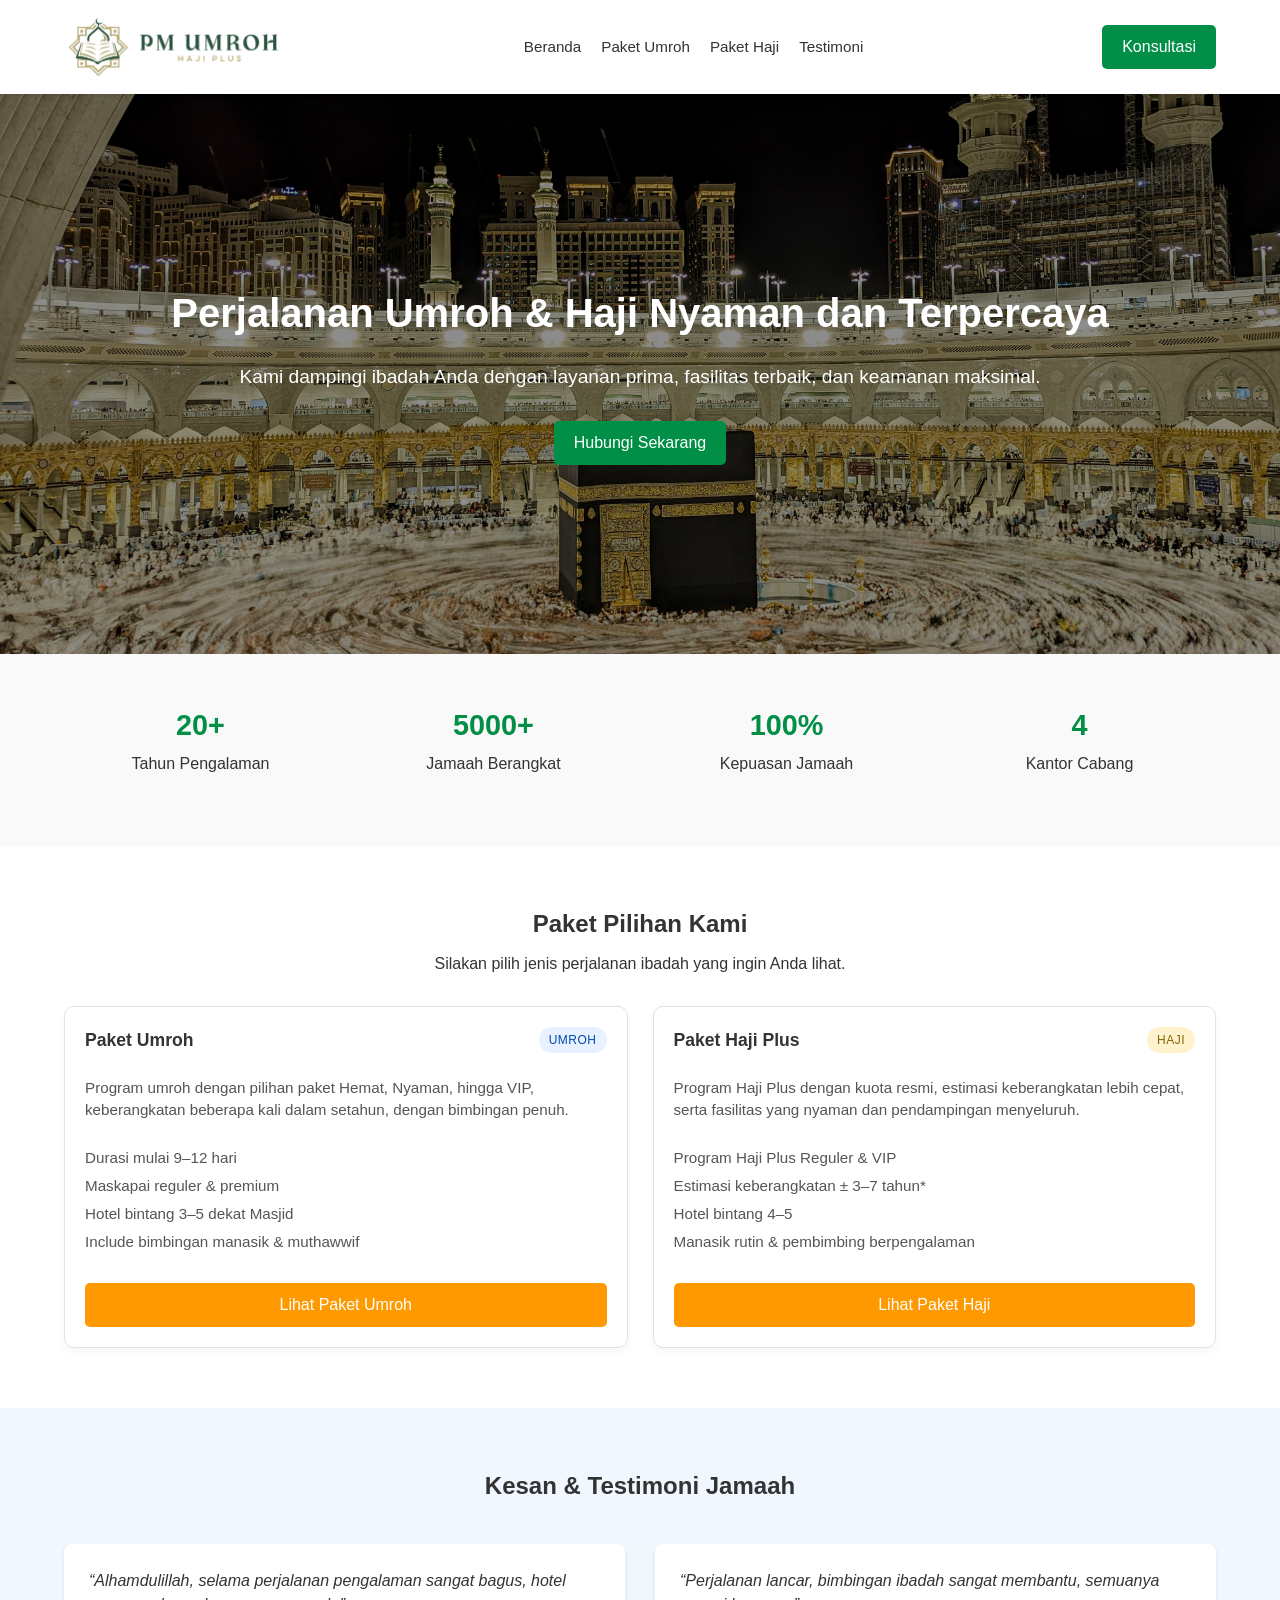
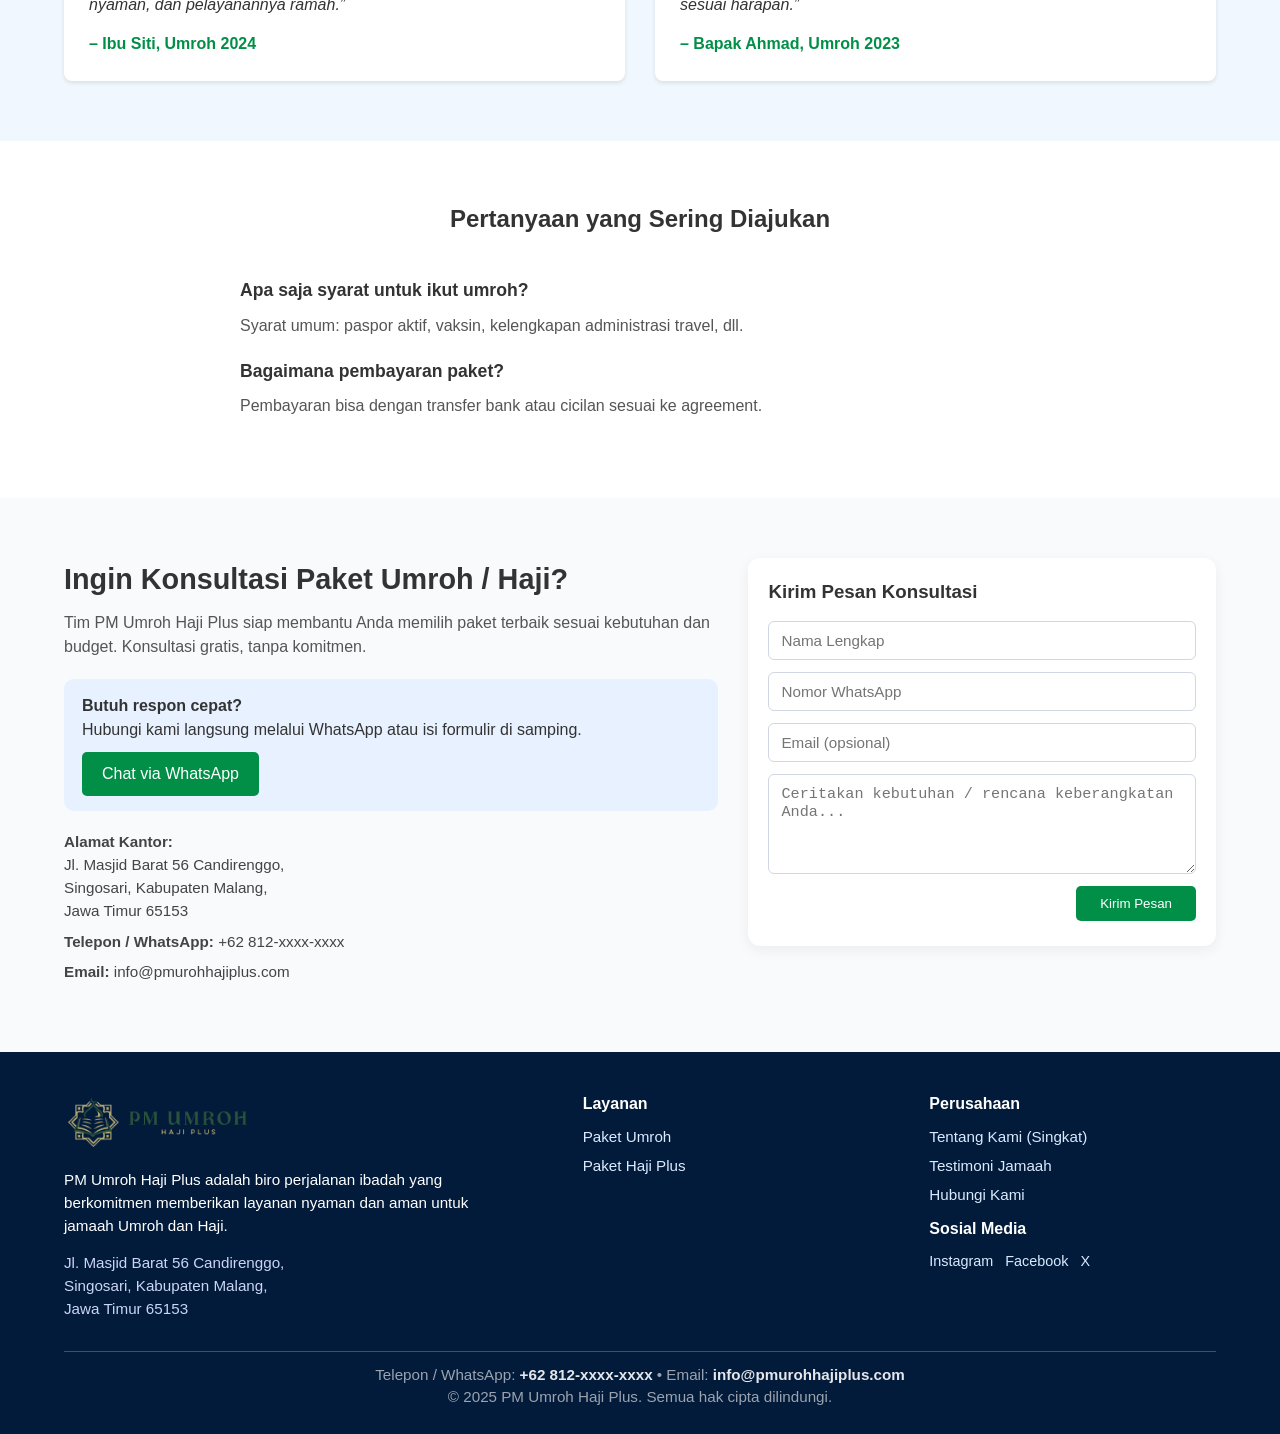
<file: PM Umroh Haji Plus/index.html>
<!DOCTYPE html>
<html lang="id">

<head>
  <meta charset="UTF-8">
  <meta name="viewport" content="width=device-width, initial-scale=1">
  <title>Travel Umroh & Haji — PM Umroh Haji Plus</title>
  <link rel="stylesheet" href="style.css">
</head>

<body>

  <!-- ======= Header / Navbar ======= -->
  <header class="header">
    <div class="container">
      <div class="brand">
        <img src="images/logo2.png" alt="PM Umroh Haji Plus" class="logo-img">
        <!-- <div class="logo">PM Umroh Haji Plus</div> -->
      </div>

      <nav class="nav">
        <ul>
          <li><a href="index.html">Beranda</a></li>
          <li><a href="paket-umroh.html">Paket Umroh</a></li>
          <li><a href="haji.html">Paket Haji</a></li>
          <li><a href="testimoni.html">Testimoni</a></li>
        </ul>
      </nav>

      <a href="#kontak" class="btn btn-primary header-btn">Konsultasi</a>
    </div>
  </header>

  <!-- ======= Hero Section ======= -->
  <section class="hero">
    <div class="container">
      <h1>Perjalanan Umroh & Haji Nyaman dan Terpercaya</h1>
      <p>Kami dampingi ibadah Anda dengan layanan prima, fasilitas terbaik, dan keamanan maksimal.</p>
      <a href="#kontak" class="btn btn-primary">Hubungi Sekarang</a>
    </div>
  </section>

  <!-- ======= Statistik / Keunggulan ======= -->
  <section id="keunggulan" class="features">
    <div class="container">
      <div class="feature-item">
        <h2>20+</h2>
        <p>Tahun Pengalaman</p>
      </div>
      <div class="feature-item">
        <h2>5000+</h2>
        <p>Jamaah Berangkat</p>
      </div>
      <div class="feature-item">
        <h2>100%</h2>
        <p>Kepuasan Jamaah</p>
      </div>
      <div class="feature-item">
        <h2>4</h2>
        <p>Kantor Cabang</p>
      </div>
    </div>
  </section>

  <!-- ======= Paket ======= -->
  <!-- ======= Paket (Pilihan Kategori) ======= -->
  <section id="paket" class="paket">
    <div class="container">
      <h2>Paket Pilihan Kami</h2>
      <p style="text-align:center; margin-bottom: 30px;">
        Silakan pilih jenis perjalanan ibadah yang ingin Anda lihat.
      </p>

      <div class="paket-grid">

        <!-- Kategori Umroh -->
        <div class="paket-card paket-category">
          <div class="paket-header">
            <h3>Paket Umroh</h3>
            <span class="paket-tag">Umroh</span>
          </div>
          <p class="paket-category-desc">
            Program umroh dengan pilihan paket Hemat, Nyaman, hingga VIP,
            keberangkatan beberapa kali dalam setahun, dengan bimbingan penuh.
          </p>
          <ul class="paket-features">
            <li>Durasi mulai 9–12 hari</li>
            <li>Maskapai reguler & premium</li>
            <li>Hotel bintang 3–5 dekat Masjid</li>
            <li>Include bimbingan manasik & muthawwif</li>
          </ul>
          <div class="paket-cta">
            <a href="paket-umroh.html" class="btn btn-secondary">Lihat Paket Umroh</a>
          </div>
        </div>

        <!-- Kategori Haji -->
        <div class="paket-card paket-category">
          <div class="paket-header">
            <h3>Paket Haji Plus</h3>
            <span class="paket-tag tag-nyaman">Haji</span>
          </div>
          <p class="paket-category-desc">
            Program Haji Plus dengan kuota resmi, estimasi keberangkatan lebih cepat,
            serta fasilitas yang nyaman dan pendampingan menyeluruh.
          </p>
          <ul class="paket-features">
            <li>Program Haji Plus Reguler & VIP</li>
            <li>Estimasi keberangkatan ± 3–7 tahun*</li>
            <li>Hotel bintang 4–5</li>
            <li>Manasik rutin & pembimbing berpengalaman</li>
          </ul>
          <div class="paket-cta">
            <a href="haji.html" class="btn btn-secondary">Lihat Paket Haji</a>
          </div>
        </div>

      </div>
    </div>
  </section>

  <!-- ======= Testimoni ======= -->
  <section id="testimoni" class="testimoni">
    <div class="container">
      <h2>Kesan & Testimoni Jamaah</h2>
      <div class="testimoni-grid">
        <div class="testimoni-item">
          <p>“Alhamdulillah, selama perjalanan pengalaman sangat bagus, hotel nyaman, dan pelayanannya ramah.”</p>
          <span>– Ibu Siti, Umroh 2024</span>
        </div>
        <div class="testimoni-item">
          <p>“Perjalanan lancar, bimbingan ibadah sangat membantu, semuanya sesuai harapan.”</p>
          <span>– Bapak Ahmad, Umroh 2023</span>
        </div>
        <!-- Bisa ditambah testimoni lainnya -->
      </div>
    </div>
  </section>

  <!-- ======= FAQ ======= -->
  <section class="faq">
    <div class="container">
      <h2>Pertanyaan yang Sering Diajukan</h2>
      <div class="faq-item">
        <h3>Apa saja syarat untuk ikut umroh?</h3>
        <p>Syarat umum: paspor aktif, vaksin, kelengkapan administrasi travel, dll.</p>
      </div>
      <div class="faq-item">
        <h3>Bagaimana pembayaran paket?</h3>
        <p>Pembayaran bisa dengan transfer bank atau cicilan sesuai ke agreement.</p>
      </div>
      <!-- Tambahkan FAQ lainnya -->
    </div>
  </section>

  <!-- ======= Kontak / Konsultasi ======= -->
  <section id="kontak" class="kontak">
    <div class="container kontak-inner">
      <div class="kontak-text">
        <h2>Ingin Konsultasi Paket Umroh / Haji?</h2>
        <p class="kontak-subtitle">
          Tim PM Umroh Haji Plus siap membantu Anda memilih paket terbaik sesuai kebutuhan dan budget.
          Konsultasi gratis, tanpa komitmen.
        </p>

        <div class="kontak-highlight">
          <p><strong>Butuh respon cepat?</strong><br>
            Hubungi kami langsung melalui WhatsApp atau isi formulir di samping.
          </p>
          <!-- ganti link WA dengan nomor kamu -->
          <a href="https://wa.me/62812xxxxxxx" target="_blank" class="btn btn-primary contact-whatsapp">
            Chat via WhatsApp
          </a>
        </div>

        <div class="kontak-info">
          <p><strong>Alamat Kantor:</strong><br>
            Jl. Masjid Barat 56 Candirenggo,<br>
            Singosari, Kabupaten Malang,<br>
            Jawa Timur 65153
          </p>
          <p><strong>Telepon / WhatsApp:</strong> +62 812-xxxx-xxxx</p>
          <p><strong>Email:</strong> info@pmurohhajiplus.com</p>
        </div>
      </div>

      <div class="kontak-form-wrapper">
        <h3>Kirim Pesan Konsultasi</h3>
        <form class="form-kontak">
          <input type="text" name="nama" placeholder="Nama Lengkap" required>
          <input type="tel" name="whatsapp" placeholder="Nomor WhatsApp" required>
          <input type="email" name="email" placeholder="Email (opsional)">
          <textarea name="pesan" placeholder="Ceritakan kebutuhan / rencana keberangkatan Anda..." rows="4"></textarea>
          <button type="submit" class="btn btn-primary">Kirim Pesan</button>
        </form>
      </div>
    </div>
  </section>

  <!-- ======= Footer ======= -->
  <footer class="footer">
    <div class="container">

      <div class="footer-top">
        <div class="footer-column">
          <div class="footer-brand">
            <img src="images/logo2.png" alt="PM Umroh Haji Plus" class="footer-logo">
            <p>PM Umroh Haji Plus adalah biro perjalanan ibadah yang berkomitmen memberikan layanan nyaman dan aman
              untuk jamaah Umroh dan Haji.</p>
          </div>
          <p class="footer-address">
            Jl. Masjid Barat 56 Candirenggo,<br>
            Singosari, Kabupaten Malang,<br>
            Jawa Timur 65153
          </p>
        </div>

        <div class="footer-column">
          <h4>Layanan</h4>
          <ul class="footer-links">
            <li><a href="paket-umroh.html">Paket Umroh</a></li>
            <li><a href="haji.html">Paket Haji Plus</a></li>
            <!-- kalau nanti ada: -->
            <!-- <li><a href="#">Tabungan Umroh</a></li> -->
            <!-- <li><a href="#">Badal Haji / Umroh</a></li> -->
          </ul>
        </div>

        <div class="footer-column">
          <h4>Perusahaan</h4>
          <ul class="footer-links">
            <li><a href="index.html#keunggulan">Tentang Kami (Singkat)</a></li>
            <li><a href="testimoni.html">Testimoni Jamaah</a></li>
            <li><a href="kontak.html">Hubungi Kami</a></li>
          </ul>

          <h4>Sosial Media</h4>
          <div class="footer-social">
            <a href="#" aria-label="Instagram">Instagram</a>
            <a href="#" aria-label="Facebook">Facebook</a>
            <a href="#" aria-label="X / Twitter">X</a>
          </div>
        </div>
      </div>

      <div class="footer-bottom">
        <p>Telepon / WhatsApp: <strong>+62 812-xxxx-xxxx</strong> • Email: <strong>info@pmurohhajiplus.com</strong></p>
        <p class="copyright">
          © 2025 PM Umroh Haji Plus. Semua hak cipta dilindungi.
        </p>
      </div>

    </div>
  </footer>


</body>

</html>
</file>
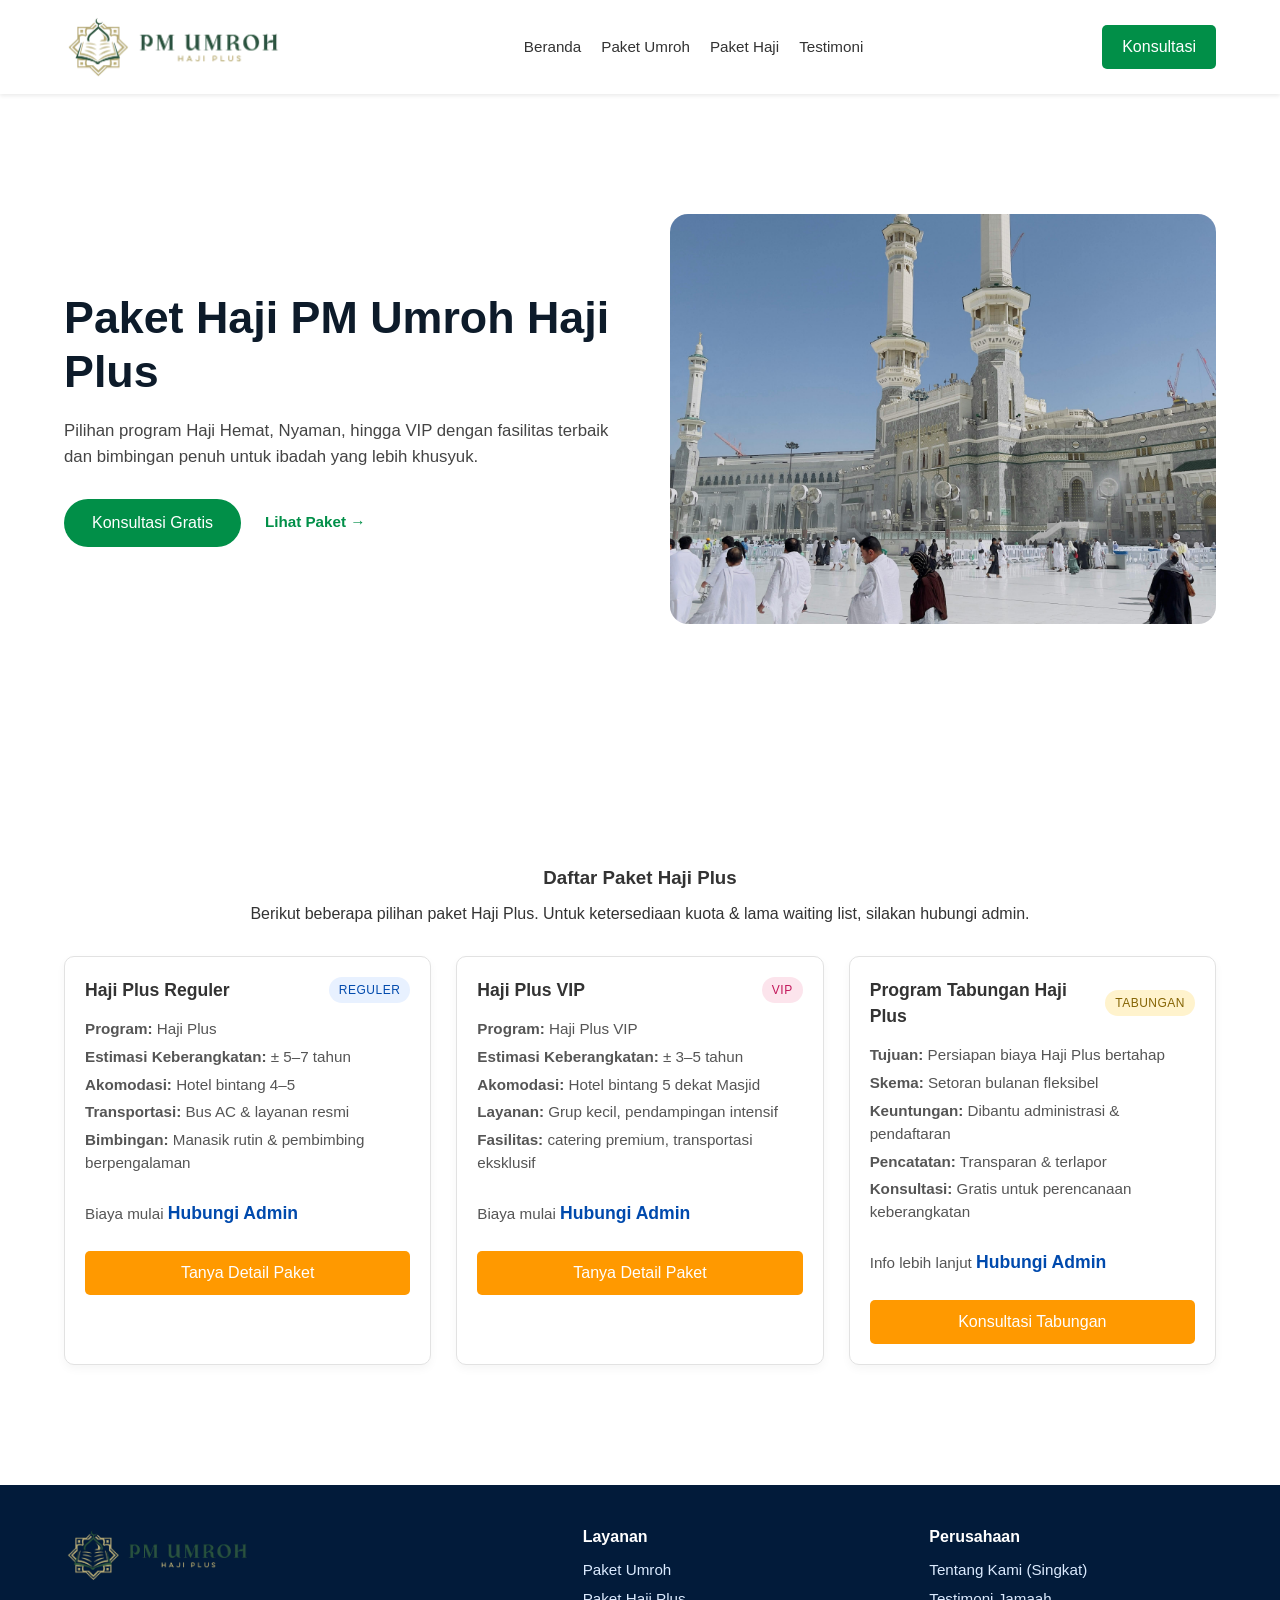
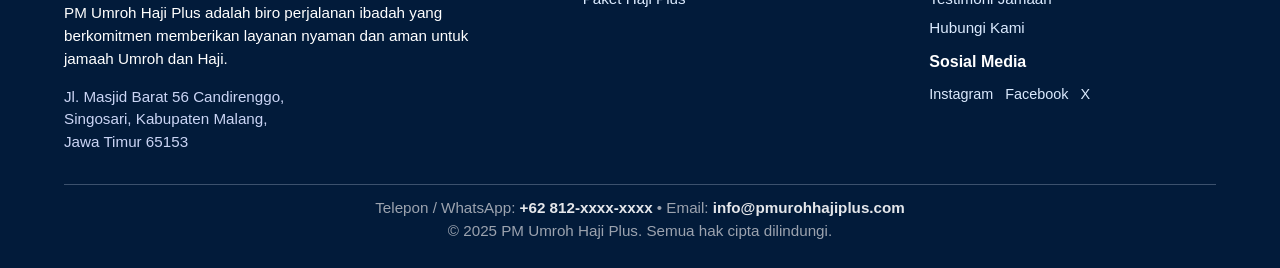
<file: PM Umroh Haji Plus/haji.html>
<!DOCTYPE html>
<html lang="id">

<head>
    <meta charset="UTF-8">
    <meta name="viewport" content="width=device-width, initial-scale=1">
    <title>Paket Haji — PM Umroh Haji Plus</title>
    <link rel="stylesheet" href="style.css">
</head>

<body>

    <!-- Header -->
    <header class="header">
        <div class="container">
            <div class="brand">
                <img src="images/logo2.png" alt="PM Umroh Haji Plus" class="logo-img">
                <!-- <div class="logo">PM Umroh Haji Plus</div> -->
            </div>

            <nav class="nav">
                <ul>
                    <li><a href="index.html">Beranda</a></li>
                    <li><a href="paket-umroh.html">Paket Umroh</a></li>
                    <li><a href="haji.html">Paket Haji</a></li>
                    <li><a href="testimoni.html">Testimoni</a></li>
                </ul>
            </nav>

            <a href="kontak.html" class="btn btn-primary header-btn">Konsultasi</a>
        </div>
    </header>

    <!-- Hero 2 kolom -->
    <section class="page-hero-split">
        <div class="container hero-flex">

            <div class="hero-text">
                <h1>Paket Haji PM Umroh Haji Plus</h1>
                <p>
                    Pilihan program Haji Hemat, Nyaman, hingga VIP dengan fasilitas terbaik
                    dan bimbingan penuh untuk ibadah yang lebih khusyuk.
                </p>

                <div class="hero-actions">
                    <a href="kontak.html" class="btn btn-primary hero-btn">Konsultasi Gratis</a>
                    <a href="#daftar-paket" class="hero-link">Lihat Paket →</a>
                </div>
            </div>

            <div class="hero-image">
                <img src="images/paket-haji.jpg" alt="Jamaah Umroh di Masjidil Haram">
            </div>

        </div>
    </section>

    <!-- Daftar Paket Haji -->
    <section id="daftar-paket" class="paket">
        <section class="paket">
            <div class="container">
                <h1>Daftar Paket Haji Plus</h1>
                <p style="text-align:center; margin-bottom: 30px;">
                    Berikut beberapa pilihan paket Haji Plus. Untuk ketersediaan kuota & lama waiting list, silakan
                    hubungi
                    admin.
                </p>

                <div class="paket-grid">

                    <!-- Paket 1 -->
                    <div class="paket-card">
                        <div class="paket-header">
                            <h3>Haji Plus Reguler</h3>
                            <span class="paket-tag">Reguler</span>
                        </div>
                        <ul class="paket-features">
                            <li><strong>Program:</strong> Haji Plus</li>
                            <li><strong>Estimasi Keberangkatan:</strong> ± 5–7 tahun</li>
                            <li><strong>Akomodasi:</strong> Hotel bintang 4–5</li>
                            <li><strong>Transportasi:</strong> Bus AC & layanan resmi</li>
                            <li><strong>Bimbingan:</strong> Manasik rutin & pembimbing berpengalaman</li>
                        </ul>
                        <div class="paket-price">
                            Biaya mulai <span>Hubungi Admin</span>
                        </div>
                        <div class="paket-cta">
                            <a href="kontak.html" class="btn btn-secondary">Tanya Detail Paket</a>
                        </div>
                    </div>

                    <!-- Paket 2 -->
                    <div class="paket-card">
                        <div class="paket-header">
                            <h3>Haji Plus VIP</h3>
                            <span class="paket-tag tag-vip">VIP</span>
                        </div>
                        <ul class="paket-features">
                            <li><strong>Program:</strong> Haji Plus VIP</li>
                            <li><strong>Estimasi Keberangkatan:</strong> ± 3–5 tahun</li>
                            <li><strong>Akomodasi:</strong> Hotel bintang 5 dekat Masjid</li>
                            <li><strong>Layanan:</strong> Grup kecil, pendampingan intensif</li>
                            <li><strong>Fasilitas:</strong> catering premium, transportasi eksklusif</li>
                        </ul>
                        <div class="paket-price">
                            Biaya mulai <span>Hubungi Admin</span>
                        </div>
                        <div class="paket-cta">
                            <a href="kontak.html" class="btn btn-secondary">Tanya Detail Paket</a>
                        </div>
                    </div>

                    <!-- Paket 3 -->
                    <div class="paket-card">
                        <div class="paket-header">
                            <h3>Program Tabungan Haji Plus</h3>
                            <span class="paket-tag tag-nyaman">Tabungan</span>
                        </div>
                        <ul class="paket-features">
                            <li><strong>Tujuan:</strong> Persiapan biaya Haji Plus bertahap</li>
                            <li><strong>Skema:</strong> Setoran bulanan fleksibel</li>
                            <li><strong>Keuntungan:</strong> Dibantu administrasi & pendaftaran</li>
                            <li><strong>Pencatatan:</strong> Transparan & terlapor</li>
                            <li><strong>Konsultasi:</strong> Gratis untuk perencanaan keberangkatan</li>
                        </ul>
                        <div class="paket-price">
                            Info lebih lanjut <span>Hubungi Admin</span>
                        </div>
                        <div class="paket-cta">
                            <a href="kontak.html" class="btn btn-secondary">Konsultasi Tabungan</a>
                        </div>
                    </div>

                </div>
            </div>
        </section>
    </section>

    <!-- Footer -->
    <footer class="footer">
        <div class="container">

            <div class="footer-top">
                <div class="footer-column">
                    <div class="footer-brand">
                        <img src="images/logo2.png" alt="PM Umroh Haji Plus" class="footer-logo">
                        <p>PM Umroh Haji Plus adalah biro perjalanan ibadah yang berkomitmen memberikan layanan nyaman
                            dan aman
                            untuk jamaah Umroh dan Haji.</p>
                    </div>
                    <p class="footer-address">
                        Jl. Masjid Barat 56 Candirenggo,<br>
                        Singosari, Kabupaten Malang,<br>
                        Jawa Timur 65153
                    </p>
                </div>

                <div class="footer-column">
                    <h4>Layanan</h4>
                    <ul class="footer-links">
                        <li><a href="paket-umroh.html">Paket Umroh</a></li>
                        <li><a href="haji.html">Paket Haji Plus</a></li>
                        <!-- kalau nanti ada: -->
                        <!-- <li><a href="#">Tabungan Umroh</a></li> -->
                        <!-- <li><a href="#">Badal Haji / Umroh</a></li> -->
                    </ul>
                </div>

                <div class="footer-column">
                    <h4>Perusahaan</h4>
                    <ul class="footer-links">
                        <li><a href="index.html#keunggulan">Tentang Kami (Singkat)</a></li>
                        <li><a href="testimoni.html">Testimoni Jamaah</a></li>
                        <li><a href="kontak.html">Hubungi Kami</a></li>
                    </ul>

                    <h4>Sosial Media</h4>
                    <div class="footer-social">
                        <a href="#" aria-label="Instagram">Instagram</a>
                        <a href="#" aria-label="Facebook">Facebook</a>
                        <a href="#" aria-label="X / Twitter">X</a>
                    </div>
                </div>
            </div>

            <div class="footer-bottom">
                <p>Telepon / WhatsApp: <strong>+62 812-xxxx-xxxx</strong> • Email:
                    <strong>info@pmurohhajiplus.com</strong>
                </p>
                <p class="copyright">
                    © 2025 PM Umroh Haji Plus. Semua hak cipta dilindungi.
                </p>
            </div>

        </div>
    </footer>

</body>

</html>
</file>
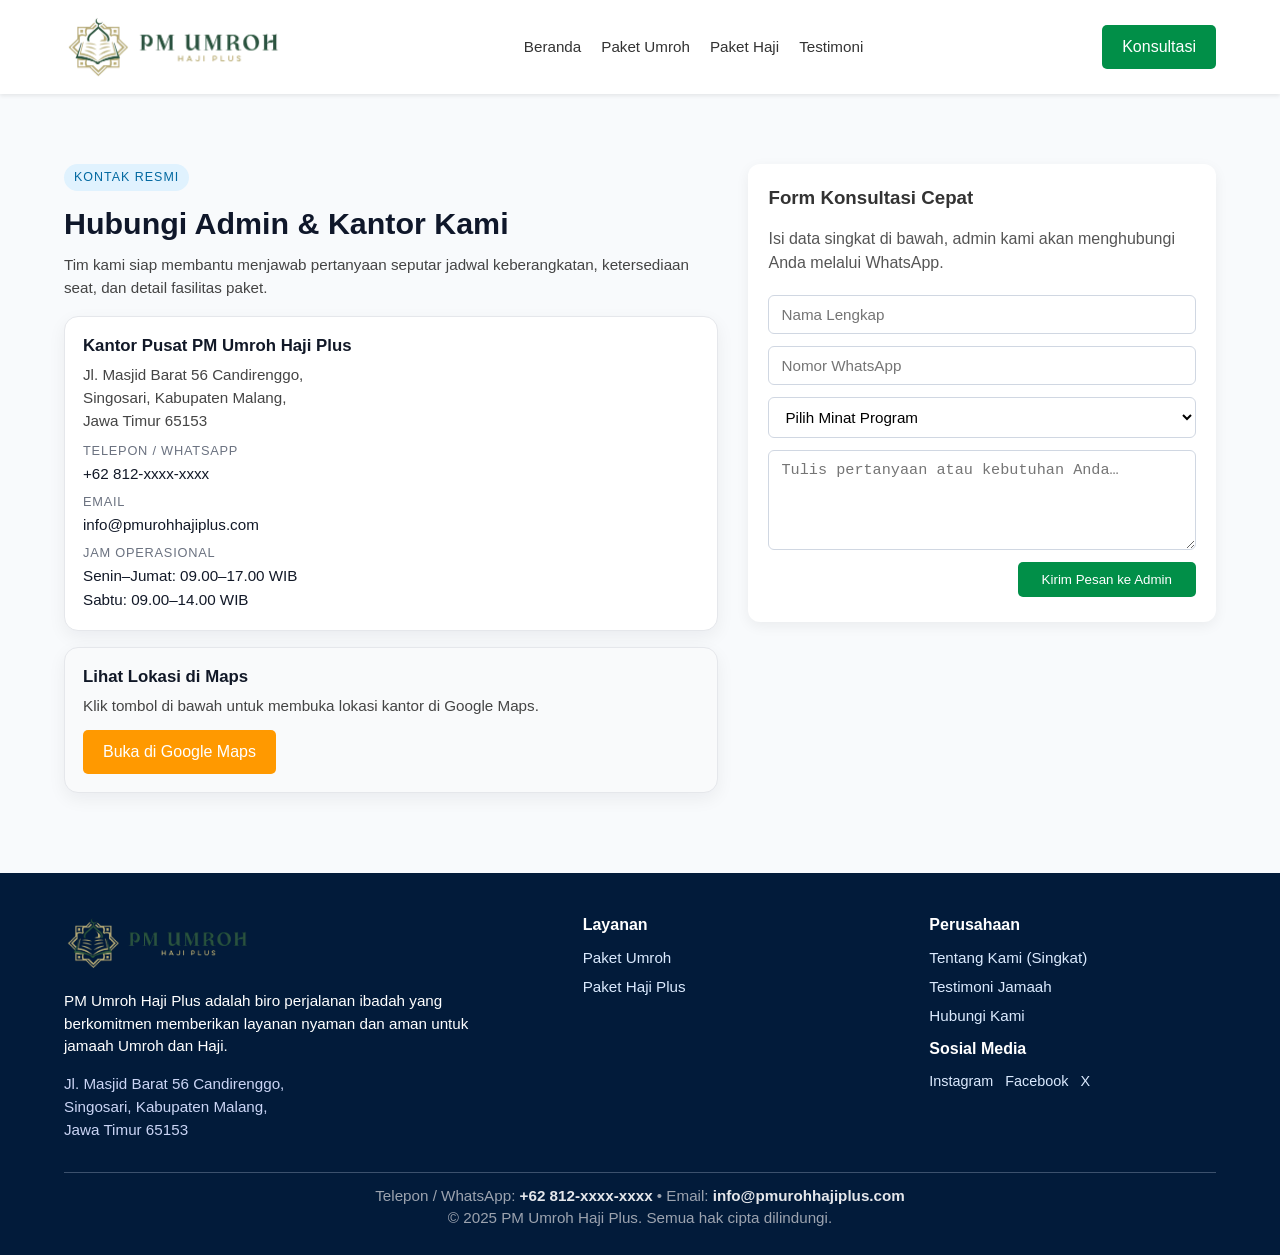
<file: PM Umroh Haji Plus/kontak.html>
<!DOCTYPE html>
<html lang="id">

<head>
    <meta charset="UTF-8">
    <meta name="viewport" content="width=device-width, initial-scale=1">
    <title>Kontak — PM Umroh Haji Plus</title>
    <link rel="stylesheet" href="style.css">
</head>

<body>

    <!-- Header -->
    <header class="header">
        <div class="container">
            <div class="brand">
                <img src="images/logo2.png" alt="PM Umroh Haji Plus" class="logo-img">
            </div>

            <nav class="nav">
                <ul>
                    <li><a href="index.html">Beranda</a></li>
                    <li><a href="paket-umroh.html">Paket Umroh</a></li>
                    <li><a href="haji.html">Paket Haji</a></li>
                    <li><a href="testimoni.html">Testimoni</a></li>
                </ul>
            </nav>

            <a href="#kontak" class="btn btn-primary header-btn">Konsultasi</a>
        </div>
    </header>

    <!-- Hero kecil
    <section class="page-hero">
        <div class="container">
            <h1>Kontak & Kantor Kami</h1>
            <p>Silakan hubungi kami untuk konsultasi, pendaftaran, atau informasi lebih lanjut seputar Umroh & Haji.</p>
        </div>
    </section> -->

    <!-- Info kontak & form -->
    <section id="kontak" class="kontak kontak-page">
        <div class="container">
            <div class="kontak-inner">

                <!-- Kolom kiri: info & kantor -->
                <div class="kontak-info">
                    <span class="section-badge">Kontak Resmi</span>
                    <h2>Hubungi Admin & Kantor Kami</h2>
                    <p class="kontak-subtitle">
                        Tim kami siap membantu menjawab pertanyaan seputar jadwal keberangkatan,
                        ketersediaan seat, dan detail fasilitas paket.
                    </p>

                    <div class="contact-cards">

                        <!-- Kartu kontak utama -->
                        <div class="contact-card">
                            <h3>Kantor Pusat PM Umroh Haji Plus</h3>
                            <p class="contact-address">
                                Jl. Masjid Barat 56 Candirenggo,<br>
                                Singosari, Kabupaten Malang,<br>
                                Jawa Timur 65153
                            </p>

                            <ul class="contact-list">
                                <li>
                                    <span class="contact-label">Telepon / WhatsApp</span>
                                    <span class="contact-value">+62 812-xxxx-xxxx</span>
                                </li>
                                <li>
                                    <span class="contact-label">Email</span>
                                    <span class="contact-value">info@pmurohhajiplus.com</span>
                                </li>
                                <li>
                                    <span class="contact-label">Jam Operasional</span>
                                    <span class="contact-value">
                                        Senin–Jumat: 09.00–17.00 WIB<br>
                                        Sabtu: 09.00–14.00 WIB
                                    </span>
                                </li>
                            </ul>
                        </div>

                        <!-- Kartu Maps / lokasi -->
                        <div class="contact-card map-card">
                            <h3>Lihat Lokasi di Maps</h3>
                            <p class="contact-hint">
                                Klik tombol di bawah untuk membuka lokasi kantor di Google Maps.
                            </p>
                            <a href="https://maps.app.goo.gl/m6RaDZr7ZKh6n5Cb7" target="_blank" class="btn btn-secondary btn-map">
                                Buka di Google Maps
                            </a>
                        </div>

                    </div>
                </div>

                <!-- Kolom kanan: form -->
                <div class="kontak-form-wrapper">
                    <h3>Form Konsultasi Cepat</h3>
                    <p class="kontak-subtitle">
                        Isi data singkat di bawah, admin kami akan menghubungi Anda melalui WhatsApp.
                    </p>
                    <form class="form-kontak">
                        <input type="text" name="nama" placeholder="Nama Lengkap" required>
                        <input type="tel" name="whatsapp" placeholder="Nomor WhatsApp" required>
                        <select name="minat">
                            <option value="">Pilih Minat Program</option>
                            <option value="umroh-reguler">Umroh</option>
                            <option value="haji-plus">Haji</option>
                            <option value="konsultasi-umum">Konsultasi Umum</option>
                        </select>
                        <textarea name="pesan" placeholder="Tulis pertanyaan atau kebutuhan Anda…" rows="4"></textarea>
                        <button type="submit" class="btn btn-primary">
                            Kirim Pesan ke Admin
                        </button>
                    </form>
                </div>

            </div>
        </div>
    </section>

    <!-- Footer -->
    <footer class="footer">
        <div class="container">

            <div class="footer-top">
                <div class="footer-column">
                    <div class="footer-brand">
                        <img src="images/logo2.png" alt="PM Umroh Haji Plus" class="footer-logo">
                        <p>PM Umroh Haji Plus adalah biro perjalanan ibadah yang berkomitmen memberikan layanan nyaman
                            dan aman untuk jamaah Umroh dan Haji.</p>
                    </div>
                    <p class="footer-address">
                        Jl. Masjid Barat 56 Candirenggo,<br>
                        Singosari, Kabupaten Malang,<br>
                        Jawa Timur 65153
                    </p>
                </div>

                <div class="footer-column">
                    <h4>Layanan</h4>
                    <ul class="footer-links">
                        <li><a href="paket-umroh.html">Paket Umroh</a></li>
                        <li><a href="haji.html">Paket Haji Plus</a></li>
                    </ul>
                </div>

                <div class="footer-column">
                    <h4>Perusahaan</h4>
                    <ul class="footer-links">
                        <li><a href="index.html#keunggulan">Tentang Kami (Singkat)</a></li>
                        <li><a href="testimoni.html">Testimoni Jamaah</a></li>
                        <li><a href="kontak.html">Hubungi Kami</a></li>
                    </ul>

                    <h4>Sosial Media</h4>
                    <div class="footer-social">
                        <a href="#" aria-label="Instagram">Instagram</a>
                        <a href="#" aria-label="Facebook">Facebook</a>
                        <a href="#" aria-label="X / Twitter">X</a>
                    </div>
                </div>
            </div>

            <div class="footer-bottom">
                <p>Telepon / WhatsApp: <strong>+62 812-xxxx-xxxx</strong> • Email:
                    <strong>info@pmurohhajiplus.com</strong></p>
                <p class="copyright">
                    © 2025 PM Umroh Haji Plus. Semua hak cipta dilindungi.
                </p>
            </div>

        </div>
    </footer>

</body>

</html>
</file>
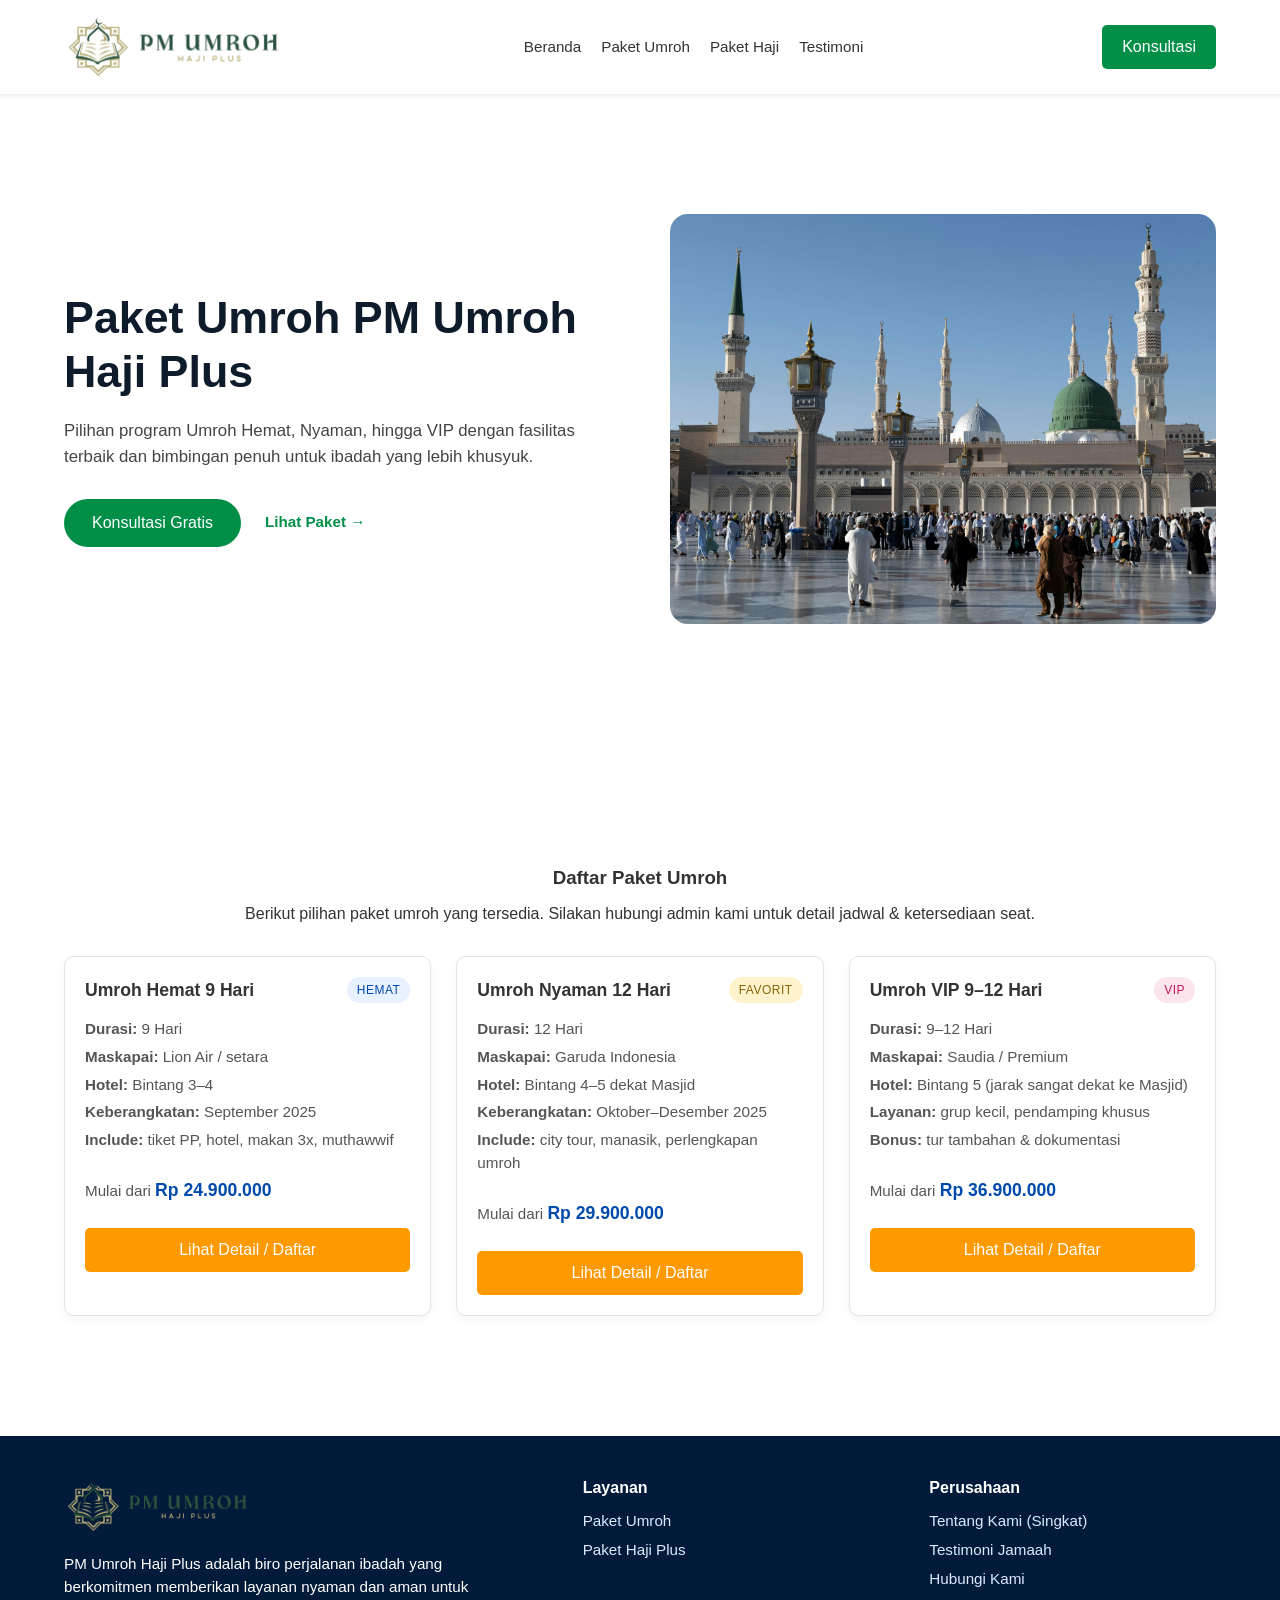
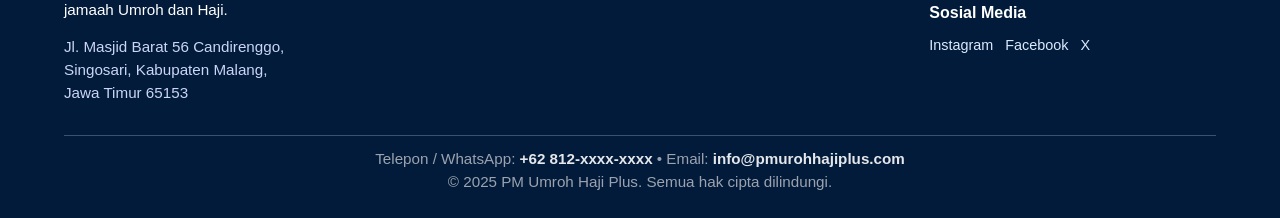
<file: PM Umroh Haji Plus/paket-umroh.html>
<!DOCTYPE html>
<html lang="id">

<head>
    <meta charset="UTF-8">
    <meta name="viewport" content="width=device-width, initial-scale=1">
    <title>Paket Umroh — PM Umroh Haji Plus</title>
    <link rel="stylesheet" href="style.css">
</head>

<body>

    <!-- Header -->
    <header class="header">
        <div class="container">
            <div class="brand">
                <img src="images/logo2.png" alt="PM Umroh Haji Plus" class="logo-img">
            </div>

            <nav class="nav">
                <ul>
                    <li><a href="index.html">Beranda</a></li>
                    <li><a href="paket-umroh.html">Paket Umroh</a></li>
                    <li><a href="haji.html">Paket Haji</a></li>
                    <li><a href="testimoni.html">Testimoni</a></li>
                </ul>
            </nav>

            <a href="kontak.html" class="btn btn-primary header-btn">Konsultasi</a>
        </div>
    </header>

    <!-- Hero 2 kolom -->
    <section class="page-hero-split">
        <div class="container hero-flex">

            <div class="hero-text">
                <h1>Paket Umroh PM Umroh Haji Plus</h1>
                <p>
                    Pilihan program Umroh Hemat, Nyaman, hingga VIP dengan fasilitas terbaik
                    dan bimbingan penuh untuk ibadah yang lebih khusyuk.
                </p>

                <div class="hero-actions">
                    <a href="kontak.html" class="btn btn-primary hero-btn">Konsultasi Gratis</a>
                    <a href="#daftar-paket" class="hero-link">Lihat Paket →</a>
                </div>
            </div>

            <div class="hero-image">
                <img src="images/paket-umroh.jpg" alt="Jamaah Umroh di Masjidil Haram">
            </div>

        </div>
    </section>

    <!-- Daftar Paket -->
    <section id="daftar-paket" class="paket">
        <section class="paket">
            <div class="container">
                <h1>Daftar Paket Umroh</h1>
                <p style="text-align:center; margin-bottom: 30px;">
                    Berikut pilihan paket umroh yang tersedia. Silakan hubungi admin kami untuk detail jadwal &
                    ketersediaan seat.
                </p>

                <div class="paket-grid">

                    <!-- Paket 1 -->
                    <div class="paket-card">
                        <div class="paket-header">
                            <h3>Umroh Hemat 9 Hari</h3>
                            <span class="paket-tag">Hemat</span>
                        </div>
                        <ul class="paket-features">
                            <li><strong>Durasi:</strong> 9 Hari</li>
                            <li><strong>Maskapai:</strong> Lion Air / setara</li>
                            <li><strong>Hotel:</strong> Bintang 3–4</li>
                            <li><strong>Keberangkatan:</strong> September 2025</li>
                            <li><strong>Include:</strong> tiket PP, hotel, makan 3x, muthawwif</li>
                        </ul>
                        <div class="paket-price">
                            Mulai dari <span>Rp 24.900.000</span>
                        </div>
                        <div class="paket-cta">
                            <a href="kontak.html" class="btn btn-secondary">Lihat Detail / Daftar</a>
                        </div>
                    </div>

                    <!-- Paket 2 -->
                    <div class="paket-card">
                        <div class="paket-header">
                            <h3>Umroh Nyaman 12 Hari</h3>
                            <span class="paket-tag tag-nyaman">Favorit</span>
                        </div>
                        <ul class="paket-features">
                            <li><strong>Durasi:</strong> 12 Hari</li>
                            <li><strong>Maskapai:</strong> Garuda Indonesia</li>
                            <li><strong>Hotel:</strong> Bintang 4–5 dekat Masjid</li>
                            <li><strong>Keberangkatan:</strong> Oktober–Desember 2025</li>
                            <li><strong>Include:</strong> city tour, manasik, perlengkapan umroh</li>
                        </ul>
                        <div class="paket-price">
                            Mulai dari <span>Rp 29.900.000</span>
                        </div>
                        <div class="paket-cta">
                            <a href="kontak.html" class="btn btn-secondary">Lihat Detail / Daftar</a>
                        </div>
                    </div>

                    <!-- Paket 3 -->
                    <div class="paket-card">
                        <div class="paket-header">
                            <h3>Umroh VIP 9–12 Hari</h3>
                            <span class="paket-tag tag-vip">VIP</span>
                        </div>
                        <ul class="paket-features">
                            <li><strong>Durasi:</strong> 9–12 Hari</li>
                            <li><strong>Maskapai:</strong> Saudia / Premium</li>
                            <li><strong>Hotel:</strong> Bintang 5 (jarak sangat dekat ke Masjid)</li>
                            <li><strong>Layanan:</strong> grup kecil, pendamping khusus</li>
                            <li><strong>Bonus:</strong> tur tambahan & dokumentasi</li>
                        </ul>
                        <div class="paket-price">
                            Mulai dari <span>Rp 36.900.000</span>
                        </div>
                        <div class="paket-cta">
                            <a href="kontak.html" class="btn btn-secondary">Lihat Detail / Daftar</a>
                        </div>
                    </div>

                </div>
            </div>
        </section>
    </section>

    <!-- Footer -->
    <footer class="footer">
        <div class="container">

            <div class="footer-top">
                <div class="footer-column">
                    <div class="footer-brand">
                        <img src="images/logo2.png" alt="PM Umroh Haji Plus" class="footer-logo">
                        <p>
                            PM Umroh Haji Plus adalah biro perjalanan ibadah yang berkomitmen
                            memberikan layanan nyaman dan aman untuk jamaah Umroh dan Haji.
                        </p>
                    </div>
                    <p class="footer-address">
                        Jl. Masjid Barat 56 Candirenggo,<br>
                        Singosari, Kabupaten Malang,<br>
                        Jawa Timur 65153
                    </p>
                </div>

                <div class="footer-column">
                    <h4>Layanan</h4>
                    <ul class="footer-links">
                        <li><a href="paket-umroh.html">Paket Umroh</a></li>
                        <li><a href="haji.html">Paket Haji Plus</a></li>
                    </ul>
                </div>

                <div class="footer-column">
                    <h4>Perusahaan</h4>
                    <ul class="footer-links">
                        <li><a href="index.html#keunggulan">Tentang Kami (Singkat)</a></li>
                        <li><a href="testimoni.html">Testimoni Jamaah</a></li>
                        <li><a href="kontak.html">Hubungi Kami</a></li>
                    </ul>

                    <h4>Sosial Media</h4>
                    <div class="footer-social">
                        <a href="#">Instagram</a>
                        <a href="#">Facebook</a>
                        <a href="#">X</a>
                    </div>
                </div>
            </div>

            <div class="footer-bottom">
                <p>
                    Telepon / WhatsApp: <strong>+62 812-xxxx-xxxx</strong>
                    • Email: <strong>info@pmurohhajiplus.com</strong>
                </p>
                <p class="copyright">
                    © 2025 PM Umroh Haji Plus. Semua hak cipta dilindungi.
                </p>
            </div>

        </div>
    </footer>

</body>

</html>
</file>
<file: PM Umroh Haji Plus/style.css>
/* =======================
   Reset & dasar
======================= */
* {
  margin: 0;
  padding: 0;
  box-sizing: border-box;
}

body {
  font-family: "Segoe UI", Tahoma, Geneva, Verdana, sans-serif;
  color: #333;
  line-height: 1.5;
}

.container {
  width: 90%;
  max-width: 1200px;
  margin: 0 auto;
}

/* =======================
   Buttons
======================= */
.btn {
  display: inline-block;
  text-decoration: none;
  padding: 10px 20px;
  border-radius: 5px;
  transition: background 0.3s ease, box-shadow 0.3s ease, transform 0.2s ease;
  cursor: pointer;
  border: none;
}

.btn-primary {
  background-color: #018f48;
  color: #fff;
}

.btn-primary:hover {
  background-color: #01783c;
  box-shadow: 0 4px 10px rgba(1, 143, 72, 0.35);
  transform: translateY(-1px);
}

.btn-secondary {
  background-color: #ff9900;
  color: #fff;
}

.btn-secondary:hover {
  background-color: #cc7a00;
  box-shadow: 0 4px 10px rgba(255, 153, 0, 0.35);
  transform: translateY(-1px);
}

/* =======================
   Header / Navbar
======================= */
.header {
  background: #fff;
  box-shadow: 0 2px 4px rgba(0, 0, 0, 0.08);
  position: sticky;
  top: 0;
  z-index: 100;
}

.header .container {
  display: flex;
  align-items: center;
  justify-content: space-between;
  padding: 12px 0;
  gap: 16px;
}

.brand {
  display: flex;
  align-items: center;
  gap: 10px;
}

.logo {
  font-size: 1.5rem;
  font-weight: bold;
  color: #019a4d;
}

.logo-img {
  height: 70px;
  width: auto;
  object-fit: cover;
}

/* Nav */
.nav ul {
  list-style: none;
  display: flex;
  gap: 20px;
}

.nav a {
  color: #333;
  text-decoration: none;
  font-weight: 500;
  font-size: 0.95rem;
}

.nav a:hover {
  color: #018f48;
}

/* =======================
   Hero (Beranda)
======================= */
.hero {
  background: url("images/home.jpg") center center/cover no-repeat;
  min-height: 560px;
  display: flex;
  align-items: center;
  justify-content: center;
  text-align: center;
  color: #fff;
  padding: 60px 20px;
  position: relative;
}

.hero::before {
  content: "";
  position: absolute;
  inset: 0;
  background: rgba(0, 0, 0, 0.45);
}

.hero * {
  position: relative;
}

.hero h1 {
  font-size: 2.5rem;
  margin-bottom: 20px;
}

.hero p {
  font-size: 1.2rem;
  margin-bottom: 30px;
}

/* =======================
   Hero kecil (halaman lain)
======================= */
.page-hero {
  background: #e8f1ff;
  padding: 60px 0;
  text-align: center;
}

.page-hero h1 {
  font-size: 2rem;
  margin-bottom: 10px;
}

.page-hero p {
  color: #555;
}

/* =======================
   Hero split (paket / haji)
======================= */
.page-hero-split {
  padding: 120px 0;
  background: #fff;
}

.hero-flex {
  display: flex;
  align-items: center;
  justify-content: space-between;
  gap: 60px;
}

.hero-text {
  flex: 1;
  max-width: 560px;
}

.page-hero-split h1 {
  font-size: 2.8rem;
  line-height: 1.2;
  margin-bottom: 20px;
  color: #0d1b2a;
}

.page-hero-split p {
  font-size: 1.05rem;
  color: #444;
  margin-bottom: 30px;
}

.hero-actions {
  display: flex;
  gap: 24px;
  align-items: center;
}

.hero-btn {
  padding: 12px 28px;
  border-radius: 999px;
  font-size: 1rem;
}

.hero-link {
  font-weight: 600;
  text-decoration: none;
  color: #018f48;
  font-size: 0.95rem;
}

.hero-link:hover {
  color: #015d30;
}

/* gambar kanan */
.hero-image {
  flex: 1;
  display: flex;
  justify-content: flex-end;
}

.hero-image img {
  width: 100%;
  max-width: 560px;
  aspect-ratio: 4 / 3;
  object-fit: cover;
  border-radius: 18px;
  display: block;
}

/* =======================
   Features 
======================= */
.features {
  background: #f9f9f9;
  padding: 50px 0;
}

.features .container {
  display: grid;
  grid-template-columns: repeat(4, 1fr);
  gap: 20px;
}

.feature-item {
  text-align: center;
  margin-bottom: 20px;
}

.feature-item h2 {
  font-size: 1.8rem;
  color: #018f48;
  margin-bottom: 5px;
}

/* =======================
   Paket (Umum + Kategori)
======================= */
.paket {
  padding: 60px 0;
}

.paket h1,
.paket h2 {
  text-align: center;
  margin-bottom: 10px;
}

.paket-grid {
  display: grid;
  grid-template-columns: repeat(auto-fit, minmax(260px, 1fr));
  gap: 25px;
  margin-top: 20px;
}

.paket-card {
  border: 1px solid #e2e2e2;
  border-radius: 10px;
  background: #fff;
  padding: 20px;
  display: flex;
  flex-direction: column;
  gap: 15px;
  box-shadow: 0 4px 10px rgba(0, 0, 0, 0.04);
  transition: transform 0.2s ease, box-shadow 0.2s ease;
}

.paket-card:hover {
  transform: translateY(-4px);
  box-shadow: 0 8px 18px rgba(0, 0, 0, 0.08);
}

/* Header paket */
.paket-header {
  display: flex;
  justify-content: space-between;
  align-items: center;
}

.paket-header h3 {
  font-size: 1.1rem;
}

/* Tag kecil di kartu paket */
.paket-tag {
  font-size: 0.75rem;
  padding: 4px 10px;
  border-radius: 999px;
  background: #e8f1ff;
  color: #004aad;
  text-transform: uppercase;
  letter-spacing: 0.5px;
}

.tag-nyaman {
  background: #fff3cd;
  color: #856404;
}

.tag-vip {
  background: #fce4ec;
  color: #c2185b;
}

/* List fitur */
.paket-features {
  list-style: none;
  padding-left: 0;
}

.paket-features li {
  font-size: 0.95rem;
  margin-bottom: 5px;
  color: #555;
}

/* Harga */
.paket-price {
  margin-top: 5px;
  font-size: 0.95rem;
  color: #555;
}

.paket-price span {
  font-size: 1.1rem;
  font-weight: bold;
  color: #004aad;
}

/* CTA paket */
.paket-cta {
  margin-top: 10px;
}

.paket-cta .btn {
  width: 100%;
  text-align: center;
}

/* Kategori paket beranda */
.paket-category {
  justify-content: flex-start;
}

.paket-category-desc {
  font-size: 0.95rem;
  color: #555;
  margin: 8px 0 10px;
}

/* Kartu paket dengan gambar */
.paket-card img {
  width: 100%;
  height: 200px;
  object-fit: cover;
  border-radius: 8px;
  margin-bottom: 10px;
}

.paket-info h3 {
  margin-bottom: 10px;
  font-size: 1.2rem;
}

/* =======================
   Testimoni (beranda)
======================= */
.testimoni {
  background: #f1f7ff;
  padding: 60px 0;
}

.testimoni h2 {
  text-align: center;
  margin-bottom: 40px;
}

.testimoni-grid {
  display: grid;
  grid-template-columns: repeat(auto-fit, minmax(300px, 1fr));
  gap: 30px;
}

.testimoni-item {
  background: #fff;
  padding: 25px;
  border-radius: 8px;
  box-shadow: 0 2px 4px rgba(0, 0, 0, 0.1);
}

.testimoni-item p {
  font-style: italic;
  margin-bottom: 15px;
}

.testimoni-item span {
  font-weight: bold;
  color: #018f48;
}

/* =======================
   Testimoni Page (layout mirip Jejak Imani)
======================= */
.testimoni-page {
  background: #f9fafb;
  padding: 70px 0;
}

.testimoni-page-title {
  text-align: center;
  font-size: 2.2rem;
  margin-bottom: 40px;
  color: #111827;
}

.testimoni-layout {
  display: flex;
  gap: 32px;
  align-items: stretch;
}

/* Kolom kiri: video + quote kecil */
.testimoni-left {
  flex: 0.95;
  display: flex;
  flex-direction: column;
  gap: 20px;
}

/* kartu video */
.testimoni-video-card {
  position: relative;
  border-radius: 18px;
  overflow: hidden;
  box-shadow: 0 18px 40px rgba(15, 23, 42, 0.18);
}

.testimoni-video-card img {
  display: block;
  width: 100%;
  height: 260px;
  object-fit: cover;
}

.video-play-btn {
  position: absolute;
  inset: 0;
  display: flex;
  align-items: center;
  justify-content: center;
  font-size: 2.4rem;
  color: #fff;
  background: radial-gradient(circle at center, rgba(0, 0, 0, 0.35), rgba(0, 0, 0, 0.55));
}

/* quote kecil */
.testimoni-quote-small {
  background: #ffffff;
  border-radius: 18px;
  padding: 22px 24px;
  box-shadow: 0 10px 30px rgba(15, 23, 42, 0.08);
  border: 1px solid #e5e7eb;
}

.testimoni-quote-small .quote-mark {
  font-size: 2rem;
  color: #9ca3af;
  margin-bottom: 8px;
}

.testimoni-quote-small p {
  font-size: 0.98rem;
  color: #374151;
  margin-bottom: 18px;
}

/* footer kecil kiri */
.quote-channel {
  display: flex;
  align-items: center;
  gap: 10px;
}

.quote-channel-icon {
  width: 34px;
  height: 34px;
  border-radius: 999px;
  background: #ff0000;
  color: #fff;
  display: flex;
  align-items: center;
  justify-content: center;
  font-size: 0.9rem;
}

.quote-channel-name {
  font-weight: 600;
  font-size: 0.95rem;
  color: #111827;
}

.quote-channel-handle {
  font-size: 0.8rem;
  color: #6b7280;
}

/* Kolom kanan: testimoni utama */
.testimoni-right {
  flex: 1.4;
}

.testimoni-main-card {
  background: #ffffff;
  border-radius: 24px;
  padding: 26px 30px 22px;
  box-shadow: 0 24px 60px rgba(15, 23, 42, 0.15);
  border: 1px solid #e5e7eb;
  height: 100%;
  display: flex;
  flex-direction: column;
  gap: 18px;
}

/* header kartu kanan */
.testimoni-main-header {
  display: flex;
  align-items: center;
  gap: 12px;
}

.testimoni-main-logo img {
  width: 40px;
  height: 40px;
  object-fit: contain;
}

.testimoni-main-title {
  font-weight: 600;
  font-size: 0.95rem;
  color: #111827;
}

.testimoni-main-subtitle {
  font-size: 0.85rem;
  color: #6b7280;
}

/* isi kartu kanan */
.testimoni-main-body {
  margin-top: 6px;
}

.quote-mark-main {
  font-size: 2.2rem;
  color: #9ca3af;
  display: block;
  margin-bottom: 6px;
}

.testimoni-main-body p {
  font-size: 0.98rem;
  color: #374151;
  margin-bottom: 8px;
}

/* footer kartu kanan */
.testimoni-main-footer {
  margin-top: 10px;
  display: flex;
  align-items: center;
  justify-content: space-between;
  gap: 16px;
}

.testimoni-person {
  display: flex;
  align-items: center;
  gap: 10px;
}

.person-avatar img {
  width: 42px;
  height: 42px;
  border-radius: 999px;
  object-fit: cover;
}

.person-name {
  font-weight: 600;
  font-size: 0.95rem;
  color: #111827;
}

.person-role {
  font-size: 0.8rem;
  color: #6b7280;
}

.testimoni-nav {
  display: flex;
  gap: 8px;
}

.nav-btn {
  width: 34px;
  height: 34px;
  border-radius: 999px;
  border: 1px solid #e5e7eb;
  background: #f9fafb;
  cursor: pointer;
  font-size: 1rem;
  display: flex;
  align-items: center;
  justify-content: center;
}

.nav-btn:hover {
  background: #eef2ff;
}

/* =======================
   FAQ
======================= */
.faq {
  padding: 60px 0;
}

.faq h2 {
  text-align: center;
  margin-bottom: 40px;
}

.faq-item {
  max-width: 800px;
  margin: 0 auto 20px auto;
}

.faq-item h3 {
  font-size: 1.1rem;
  margin-bottom: 10px;
}

.faq-item p {
  color: #555;
}

/* =======================
   Kontak / Konsultasi umum (beranda)
======================= */
.kontak {
  padding: 60px 0;
  background: #f8fafc;
}

.kontak-inner {
  display: grid;
  grid-template-columns: minmax(0, 1.4fr) minmax(0, 1fr);
  gap: 30px;
  align-items: flex-start;
}

.kontak h2 {
  font-size: 1.8rem;
  margin-bottom: 10px;
}

.kontak-subtitle {
  color: #555;
  margin-bottom: 20px;
}

.kontak-highlight {
  background: #e8f1ff;
  border-radius: 10px;
  padding: 15px 18px;
  margin-bottom: 20px;
}

.contact-whatsapp {
  margin-top: 10px;
  display: inline-block;
}

.kontak-info p {
  font-size: 0.95rem;
  color: #444;
  margin-bottom: 8px;
}

/* CTA section (Ingin Jadi Jamaah Berikutnya) */
.kontak-cta {
  background: #f3f6fb;
  padding: 70px 0;
}

.kontak-cta .container {
  max-width: 1100px;
}

.cta-box {
  background: #ffffff;
  border-radius: 18px;
  padding: 28px 32px;
  display: flex;
  align-items: center;
  justify-content: space-between;
  gap: 32px;
  box-shadow: 0 18px 40px rgba(15, 23, 42, 0.12);
  border-top: 4px solid #018f48;
}

.cta-text {
  flex: 1.4;
}

.cta-text h2 {
  font-size: 2rem;
  margin-bottom: 10px;
  color: #111827;
}

.cta-text p {
  font-size: 0.98rem;
  color: #4b5563;
  margin-bottom: 8px;
}

.cta-highlight {
  margin-top: 6px;
  font-weight: 500;
  color: #111827;
}

.cta-highlight strong {
  color: #018f48;
}

.cta-actions {
  flex: 0.9;
  display: flex;
  flex-direction: column;
  align-items: flex-end;
  gap: 8px;
}

.cta-actions .btn {
  padding: 12px 32px;
  border-radius: 999px;
  font-weight: 600;
}

.cta-note {
  font-size: 0.85rem;
  color: #6b7280;
}

/* =======================
   Halaman Kontak & Kantor
======================= */
.kontak-page {
  background: #f8fafc;
  padding: 70px 0 80px;
}

.section-badge {
  display: inline-block;
  font-size: 0.78rem;
  text-transform: uppercase;
  letter-spacing: 0.08em;
  background: #e0f2fe;
  color: #0369a1;
  border-radius: 999px;
  padding: 4px 10px;
  margin-bottom: 10px;
}

.kontak-page .kontak-info h2 {
  font-size: 1.9rem;
  margin-bottom: 8px;
  color: #0f172a;
}

.contact-cards {
  display: flex;
  flex-direction: column;
  gap: 16px;
  margin-top: 16px;
}

.contact-card {
  background: #ffffff;
  border-radius: 14px;
  padding: 16px 18px 18px;
  border: 1px solid #e5e7eb;
  box-shadow: 0 6px 18px rgba(15, 23, 42, 0.06);
}

.contact-card h3 {
  font-size: 1.05rem;
  margin-bottom: 6px;
  color: #111827;
}

.contact-address {
  font-size: 0.95rem;
  color: #4b5563;
  margin-bottom: 10px;
}

.contact-list {
  list-style: none;
  padding-left: 0;
  margin: 0;
  display: flex;
  flex-direction: column;
  gap: 6px;
}

.contact-label {
  display: block;
  font-size: 0.8rem;
  text-transform: uppercase;
  letter-spacing: 0.06em;
  color: #6b7280;
  margin-bottom: 2px;
}

.contact-value {
  font-size: 0.95rem;
  color: #111827;
}

.map-card {
  background: #f9fafb;
}

.contact-hint {
  font-size: 0.9rem;
  color: #4b5563;
  margin-bottom: 10px;
}

.btn-map {
  display: inline-block;
  margin-top: 4px;
}

/* =======================
   Form Kontak
======================= */
.kontak-form-wrapper {
  background: #ffffff;
  border-radius: 12px;
  padding: 20px 20px 25px;
  box-shadow: 0 4px 14px rgba(0, 0, 0, 0.06);
}

.kontak-form-wrapper h3 {
  margin-bottom: 15px;
}

.form-kontak {
  display: flex;
  flex-direction: column;
  gap: 12px;
}

.form-kontak input,
.form-kontak textarea,
.form-kontak select {
  width: 100%;
  padding: 10px 12px;
  border: 1px solid #d0d7e2;
  border-radius: 6px;
  font-size: 0.95rem;
  background: #fff;
}

.form-kontak textarea {
  resize: vertical;
  min-height: 100px;
}

.form-kontak button {
  align-self: flex-end;
  padding-inline: 24px;
}

/* =======================
   Banner (sub page)
======================= */
.sub-banner img {
  width: 100%;
  height: 300px;
  object-fit: cover;
  display: block;
  border-bottom: 4px solid #018f48;
}

@media (max-width: 768px) {
  .sub-banner img {
    height: 180px;
  }
}

/* =======================
   Footer
======================= */
.footer {
  background: #021b3a;
  color: #fff;
  padding: 40px 0 25px;
  font-size: 0.95rem;
}

.footer-top {
  display: grid;
  grid-template-columns: minmax(0, 1.6fr) repeat(2, minmax(0, 1fr));
  column-gap: 60px;
  row-gap: 20px;
  margin-bottom: 30px;
}

.footer-column:first-child {
  max-width: 480px;
}

.footer-brand {
  margin-bottom: 10px;
  margin-right: 30px;
}

.footer-brand p {
  margin-bottom: 15px;
}

.footer-logo {
  height: 60px;
  width: auto;
  margin-bottom: 10px;
}

.footer-address {
  margin-top: 8px;
  color: #cbd5f5;
}

.footer-column h4 {
  font-size: 1rem;
  margin-bottom: 10px;
}

.footer-links {
  list-style: none;
  padding-left: 0;
  margin: 0 0 10px;
}

.footer-links li {
  margin-bottom: 6px;
}

.footer-links a {
  color: #dbeafe;
  text-decoration: none;
}

.footer-links a:hover {
  text-decoration: underline;
}

.footer-social {
  display: flex;
  flex-wrap: wrap;
  gap: 8px 12px;
  margin-top: 5px;
}

.footer-social a {
  color: #dbeafe;
  text-decoration: none;
  font-size: 0.9rem;
}

.footer-social a:hover {
  text-decoration: underline;
}

.footer-bottom {
  border-top: 1px solid rgba(148, 163, 184, 0.4);
  padding-top: 12px;
  text-align: center;
  color: #9ca3af;
}

.footer-bottom strong {
  color: #e5e7eb;
}

/* =======================
   Responsive global
======================= */

/* Tablet dan ke bawah */
@media (max-width: 768px) {
  .header .container {
    flex-wrap: wrap;
    gap: 10px;
  }

  .nav ul {
    gap: 12px;
    font-size: 0.9rem;
    flex-wrap: wrap;
    justify-content: center;
  }

  .hero {
    padding: 80px 20px;
    min-height: 320px;
  }

  .hero h1 {
    font-size: 2rem;
  }

  .hero p {
    font-size: 1rem;
  }

  .page-hero-split {
    padding: 50px 0 40px;
  }

  .hero-flex {
    flex-direction: column;
    text-align: center;
  }

  .hero-actions {
    justify-content: center;
    flex-wrap: wrap;
  }

  .hero-image img {
    max-height: 300px;
  }

  .features .container {
    grid-template-columns: repeat(2, 1fr);
  }

  .kontak-inner {
    grid-template-columns: 1fr;
  }

  .form-kontak button {
    width: 100%;
    align-self: stretch;
  }

  .footer-top {
    grid-template-columns: 1fr;
  }

  .cta-box {
    padding: 22px 18px;
    flex-direction: column;
    align-items: stretch;
    text-align: center;
  }

  .cta-actions {
    align-items: center;
  }

  .cta-actions .btn {
    width: 100%;
    max-width: 260px;
  }

  .testimoni-layout {
    flex-direction: column;
  }

  .testimoni-page-title {
    font-size: 1.9rem;
  }

  .testimoni-main-card {
    padding: 22px 18px 18px;
  }

  .testimoni-main-footer {
    flex-direction: column;
    align-items: flex-start;
  }

  .testimoni-nav {
    align-self: flex-end;
  }
}

/* HP kecil */
@media (max-width: 480px) {
  .hero {
    min-height: 280px;
    padding: 40px 15px;
  }

  .hero h1 {
    font-size: 1.4rem;
  }

  .hero p {
    font-size: 0.9rem;
  }

  .page-hero-split h1 {
    font-size: 1.8rem;
  }

  .page-hero-split p {
    font-size: 0.95rem;
  }

  .features .container {
    grid-template-columns: 1fr;
  }

  .testimoni-grid {
    grid-template-columns: 1fr;
  }

  .paket-grid {
    grid-template-columns: 1fr;
  }

  .testimoni-main-footer {
    align-items: center;
  }

  .testimoni-nav {
    align-self: center;
  }
}
</file>
